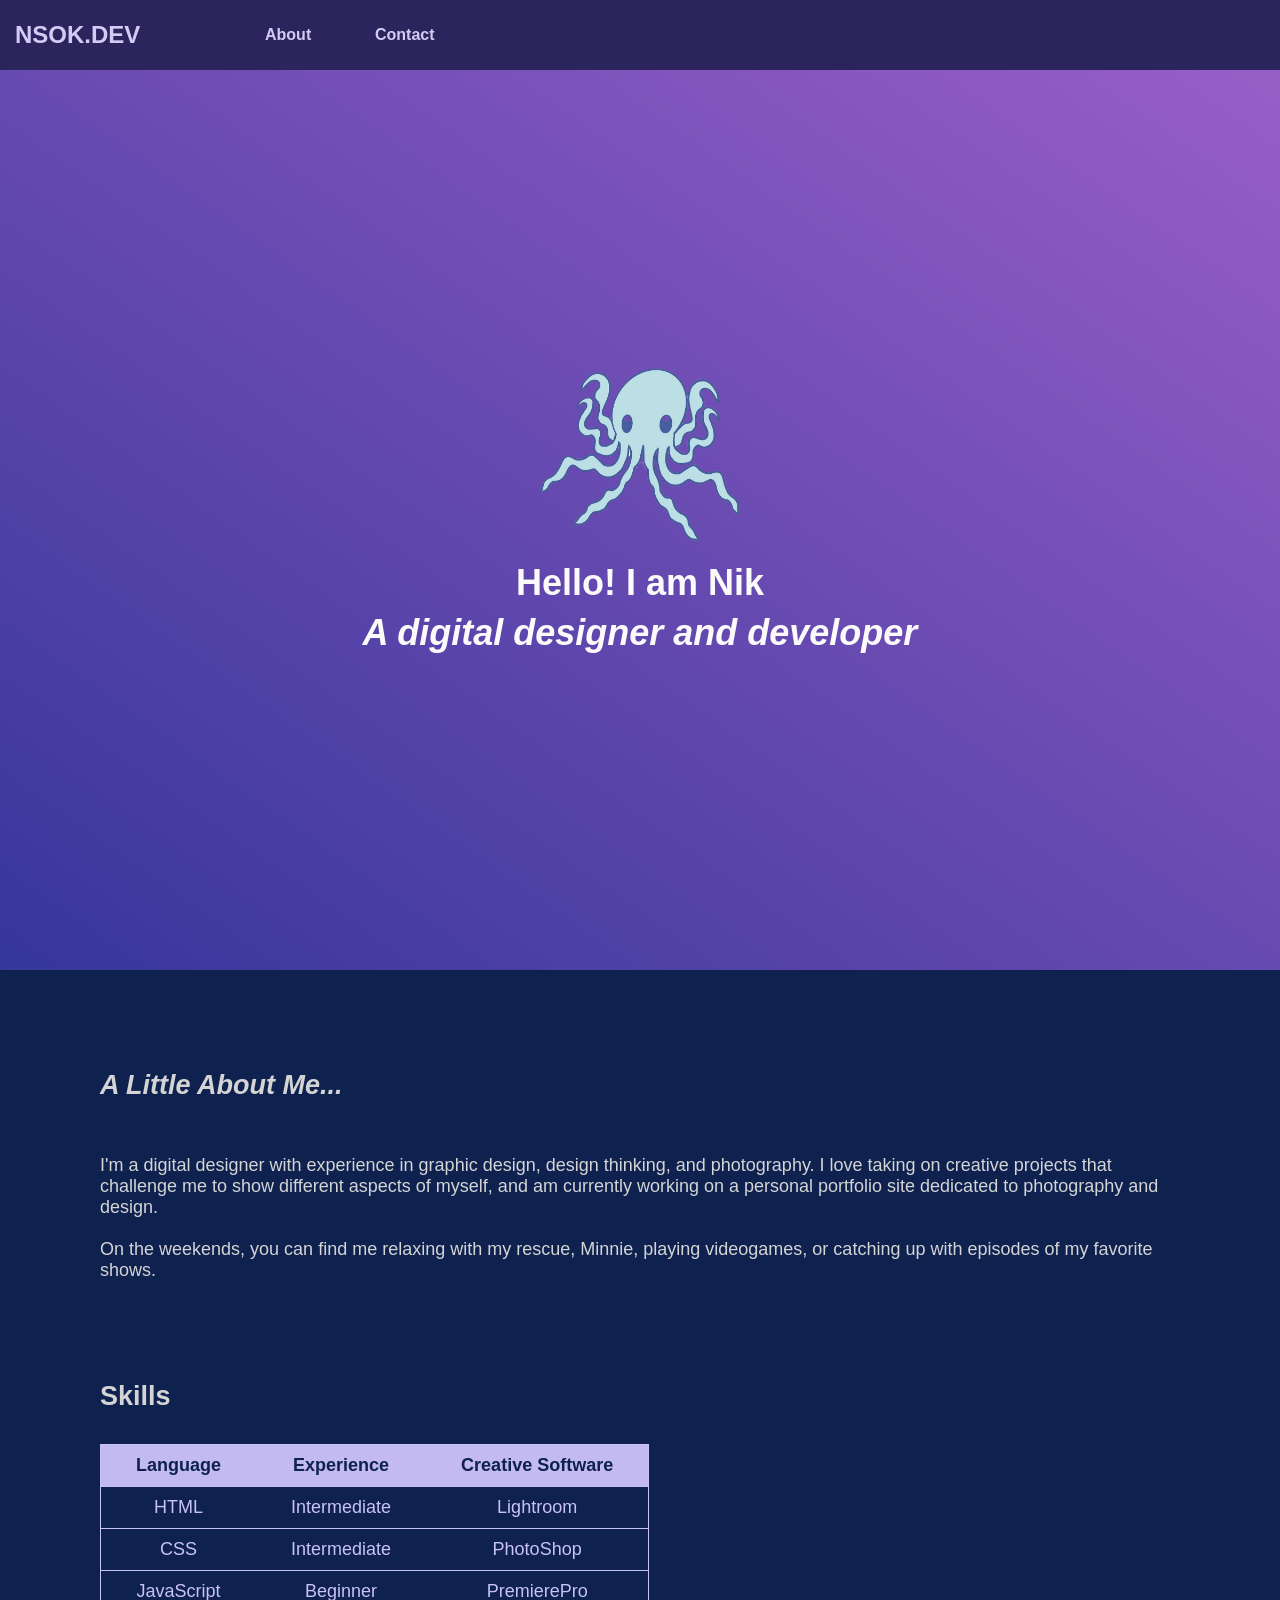
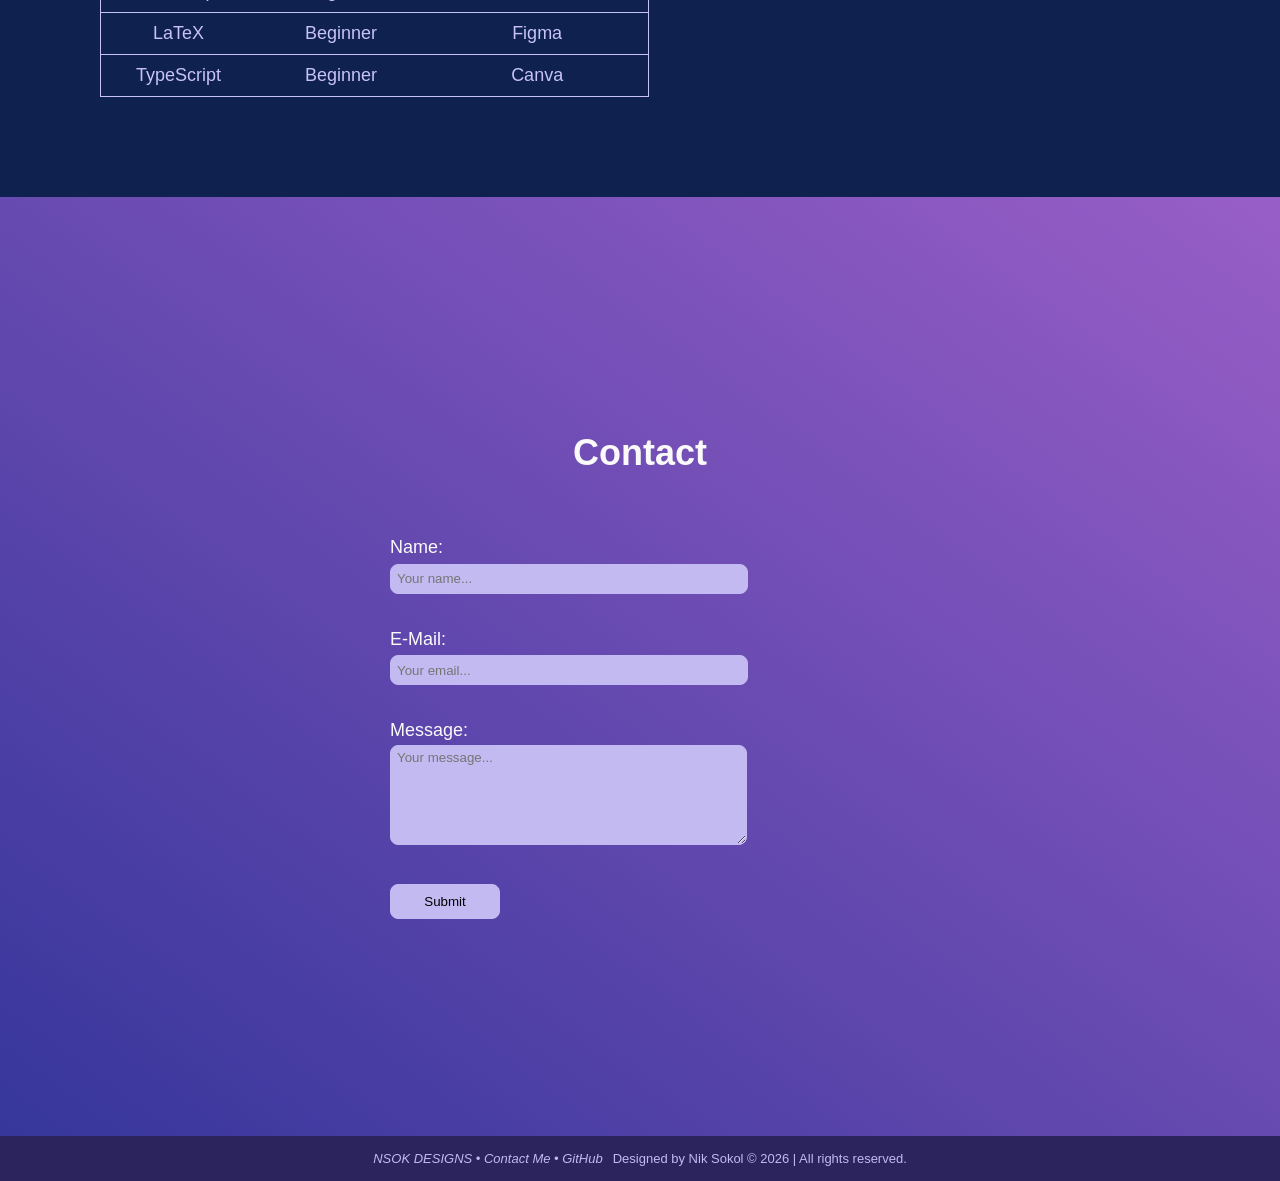
<file: index.html>
<!DOCTYPE html>
<html lang="en">
<head>
    <meta charset="UTF-8">
    <meta name="viewport" content="width=device-width, initial-scale=1.0">
    <title>NSOK.DEV</title>
    <link rel="stylesheet" type=text/css href="styles.css">
    <link rel="icon" type="image/x-icon" href="images/favicon.ico">
</head>

<body>
     <!--Start of Nav-->
    <nav class="navbar">
             <ul class="nav-left">
                  <li><a href="index.html" class="header-nav">NSOK.DEV</a></li>
            </ul>
            <ul class="nav-right">
                <li><a href="about.html#about-page">About</a></li> 
                <li><a href="index.html#contact-section" rel="noopener noreferrer">Contact</a></li>
            </ul>
    </nav>
    <!--End of Nav-->
    <!--Start of Header Section-->
    <section class="header-section">
        <header>
            <img src="images/kraken-digital.png" width="200" alt="Sky blue kraken"> <!--&w=500 separates i and d-->
            <h1>Hello! I am Nik</h1>
            <h2><i>A digital designer and developer</i></h2> <!--use css to make it h3 size-->
        </header>
    </section>
    <!--End of Header Section-->
    <!--Start of About Section-->
    <div class="container">
        <section class="about-section">
            <h2><em>A Little About Me...</em></h2>
                <p class="headline"> 
                I'm a digital designer with experience in graphic design, design thinking, and photography. I love taking on creative projects that challenge me to show different aspects of myself, and am currently working on a personal portfolio site dedicated to photography and design.

                <br><br>On the weekends, you can find me relaxing with my rescue, Minnie, playing videogames, or catching up with episodes of my favorite shows.</p>
        
        </section>
    <!--End of About Section-->
    <!--Skill Proficiency Table-->
        <section class="skills-section">
                <h2>Skills</h2>
                <table border="0">
                    <tr>
                        <th>Language</th>
                        <th>Experience</th>
                        <th>Creative Software</th>
                    </tr>
                    <tr>
                        <td>HTML</td>
                        <td>Intermediate</td>
                        <td>Lightroom</td>
                    </tr>
                    <tr>
                        <td>CSS</td>
                        <td>Intermediate</td>
                        <td>PhotoShop</td>
                    </tr>
                    <tr>
                        <td>JavaScript</td>
                        <td>Beginner</td>
                        <td>PremierePro</td>
                    </tr>
                    <tr>
                        <td>LaTeX</td>
                        <td>Beginner</td>
                        <td>Figma</td>
                    </tr>
                    <tr>
                        <td>TypeScript</td>
                        <td>Beginner</td>
                        <td>Canva</td>
                    </tr>
            </table>
    </section>
    </div>
 
    <!--Contact Form-->
    <section class="contact-section">
            <h2>Contact</h2>
            <form action="/submit" method="get">
                <label for="name">Name:</label><br>
                <input type="text" id="name" name="name" placeholder="Your name..." required> <br><br>
                <label for="email">E-Mail:</label><br>
                <input type="email" id="email" name="email" placeholder="Your email..." required> <br><br>
                <label for="message">Message:</label><br>
                <textarea id="message" name="message" rows="5" cols="16" placeholder="Your message..."></textarea><br><br>
                <input type="submit" value="Submit">
            </form>
    </section>

    <!--Footer-->
    <footer>
        <address>
            <a href="https://nsokdesigns.com" target="_blank" rel="noopener noreferrer">NSOK DESIGNS</a> &bull;
            <a href="mailto:sokoln12@gmail.com" target="_blank">Contact Me</a> &bull;
            <a href="https://www.github.com/nsok1007" target="_blank">GitHub</a>
        </address>
        <p class="copyright">Designed by Nik Sokol © 2026 | All rights reserved.</p>
        </footer>    
</body>
</html>
</file>
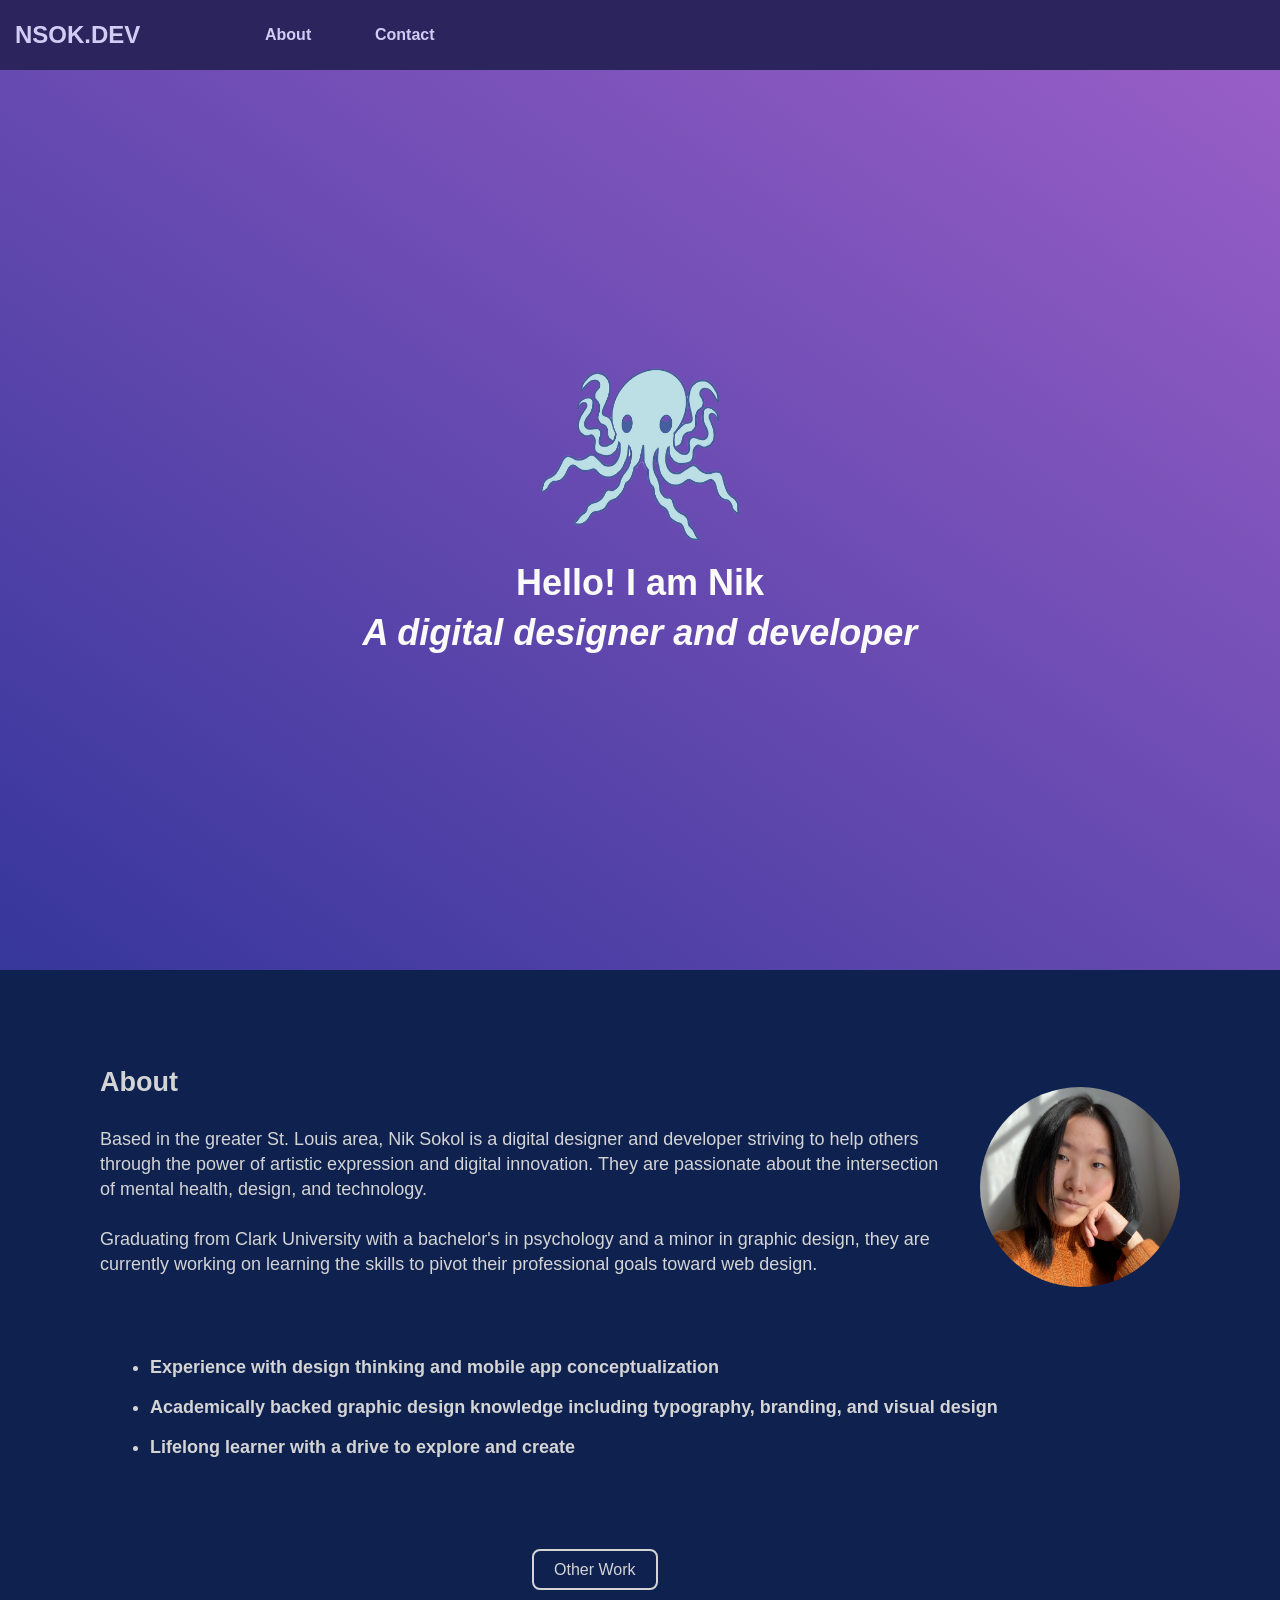
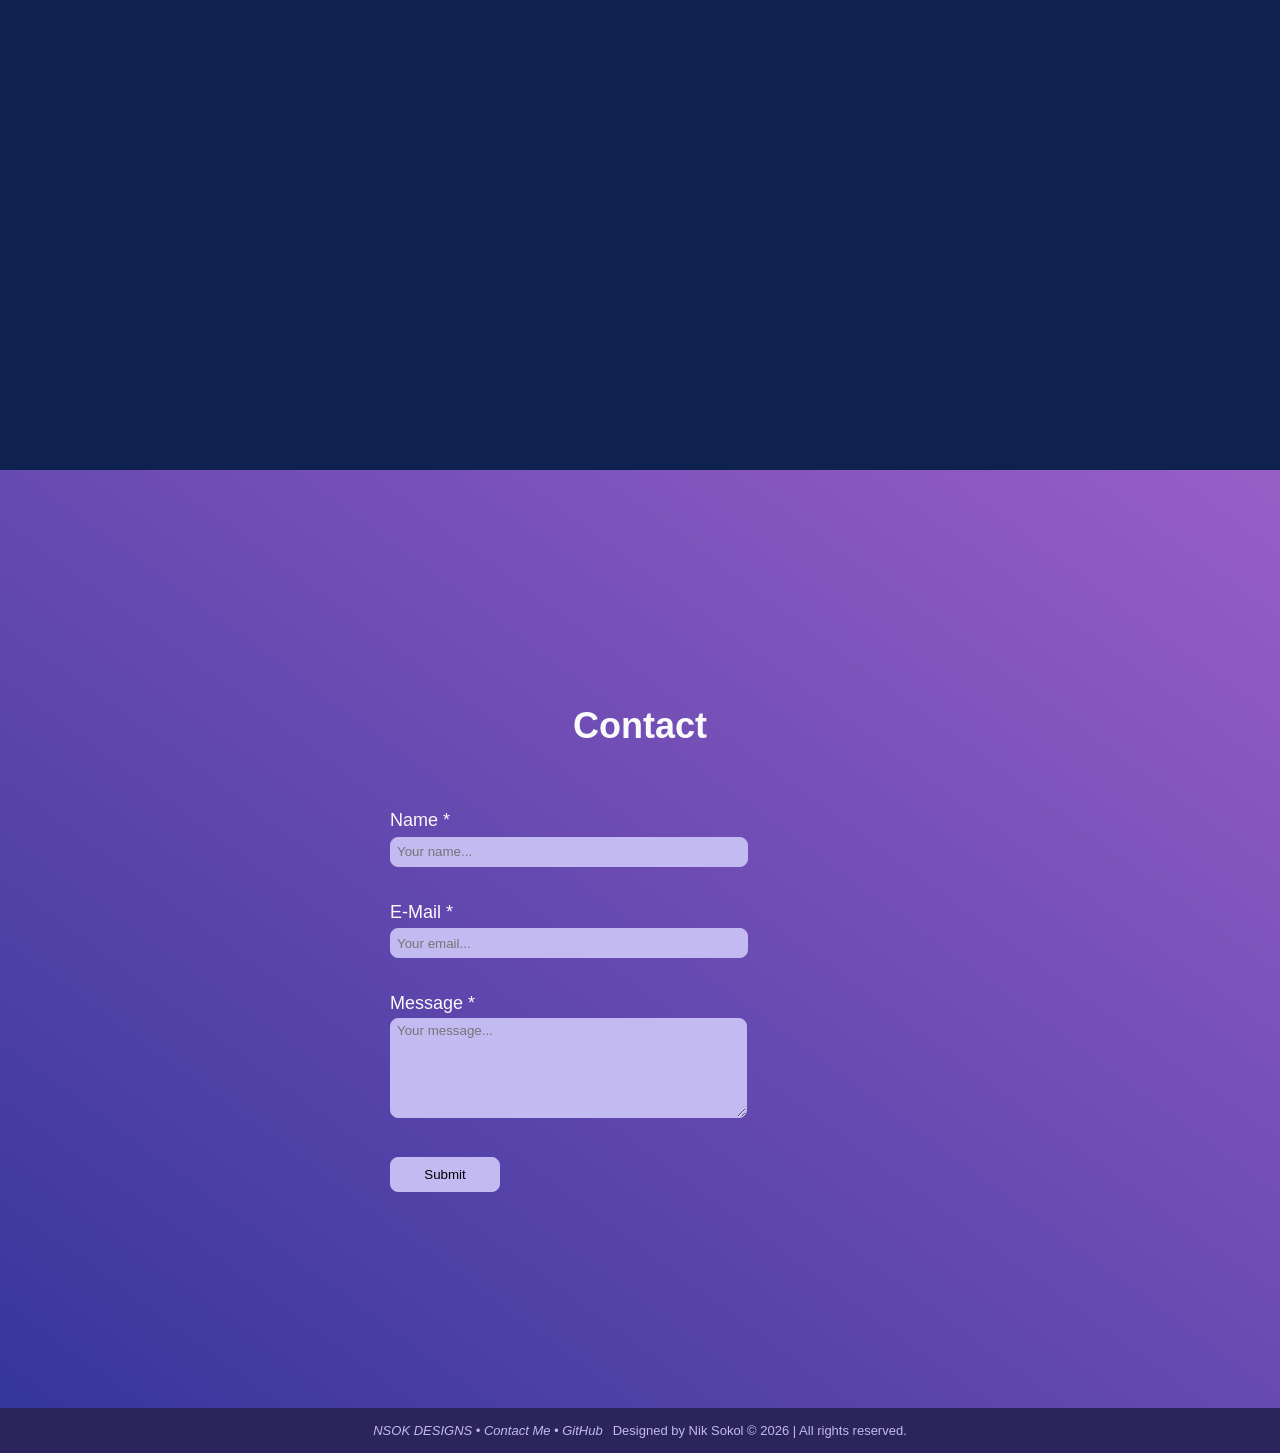
<file: about.html>
<!DOCTYPE html>
<html lang="en">
<head>
    <meta charset="UTF-8">
    <meta name="viewport" content="width=device-width, initial-scale=1.0">
    <title>About</title>
    <link rel="stylesheet" type=text/css href="styles.css">
    <link rel="icon" type="image/x-icon" href="images/favicon.ico">
</head>

<body>
     <!--Start of Nav-->
    <nav class="navbar">
             <ul class="nav-left">
                  <li><a href="index.html" class="header-nav">NSOK.DEV</a></li>
            </ul>
            <ul class="nav-right">
                <li><a href="about.html#about-page">About</a></li> 
                <li><a href="about.html#contact-section" rel="noopener noreferrer">Contact</a></li>
            </ul>
    </nav>
    <!--End of Nav-->
    <!--Start of Header Section-->
    <section class="header-section">
        <header>
            <img src="images/kraken-digital.png" width="200" alt="Sky blue kraken"> <!--&w=500 separates i and d-->
            <h1>Hello! I am Nik</h1>
            <h2><i>A digital designer and developer</i></h2> <!--use css to make it h3 size-->
        </header>
    </section>
    <!--End of Header Section-->
    <!--Start of About Section-->
        <section class="about-page">
            <h2>About</h2>
            <img id="profile-pic" src="images/IMG_E1835.jpg" width="200" alt="Self-Portrait of Nik">
                <p> Based in the greater St. Louis area, Nik Sokol is a digital designer and developer striving to help others through the power of artistic expression and digital innovation. They are passionate about the intersection of mental health, design, and technology. 
                <br><br>Graduating from Clark University with a bachelor's in psychology and a minor in graphic design, they are currently working on learning the skills to pivot their professional goals toward web design.</p><br><br>
            <ul>
                <li>Experience with design thinking and mobile app conceptualization</li>
                <li>Academically backed graphic design knowledge including typography, branding, and visual design</li>
                <li>Lifelong learner with a drive to explore and create</li>
            </ul>
            <br><br>
            <a href="https://nsokdesigns.com" class="button-link" target="_blank">Other Work</a>
        </section>

 <!--Contact Form-->
    <section class="contact-section">
            <h2>Contact</h2>
            <form action="/submit" method="get">
                <label for="name">Name *</label><br>
                <input type="text" id="name" name="name" placeholder="Your name..." required> <br><br>
                <label for="email">E-Mail *</label><br>
                <input type="email" id="email" name="email" placeholder="Your email..." required> <br><br>
                <label for="message">Message *</label><br>
                <textarea id="message" name="message" placeholder="Your message..." required></textarea><br><br>
                <input type="submit" value="Submit">
            </form>
    </section>

    <!--Footer-->
    <footer>
        <address>
            <a href="https://nsokdesigns.com" target="_blank" rel="noopener noreferrer">NSOK DESIGNS</a> &bull;
            <a href="mailto:sokoln12@gmail.com" target="_blank">Contact Me</a> &bull;
            <a href="https://www.github.com/nsok1007" target="_blank">GitHub</a>
        </address>
        <p class="copyright">Designed by Nik Sokol © 2026 | All rights reserved.</p>
        </footer>    
</body>
</html>
</file>
<file: styles.css>
:root{
--font-color1: #ffffff;
--fonts-1: arial, sans-serif;
}
*{
    margin: 0;
    padding: 0;
    box-sizing: inherit;
}
a{
    color: #d2ccf5;
    text-align: justify;
    text-decoration: none;
    font-family: var(--fonts-1);
}

.navbar{
    background: #2c245d;
    padding: 15px;
    display: flex;
    justify-content: flex-start;
    gap: 100px;
}
nav ul{
    list-style-type: none;
    margin-right: 90px;
    padding: 0;
    display: flex;
    justify-content: flex-start;
    position: static;
    gap: 50px;
}

.nav-left li{
    float: right;
    font-size: x-large;
}

.nav-right li{
    float: left;
    display: flex;
    justify-content: flex-end;
    position: relative;
    bottom: auto;
    vertical-align: auto;
}

nav a{
    color: d2ccf5;
    display: block;
    width: 60px;
}

nav a:hover{
    color: #ffffff;
}

.header-section{
    font-family: var(--fonts-1);
    display: flex;
    flex-direction: column;
    justify-content: center;
    align-items: center;
    text-align: center;
    line-height: 50px;
    font-size: x-large;
    color: rgb(250, 250, 250);
    width: 100%;
    height: 100vh;
    background-image: linear-gradient(to top right, #000080c9, #7d34b8ca);
}

h2{
    padding-bottom: 3%;
}

.about-section{
    display: flexbox;
    flex-direction: column;
    float: left;
    font-family: var(--fonts-1);
    background-color:#0e214f;
    justify-content: center;
    padding: 100px;
    color:rgb(212, 212, 212);
    font-size: large;
    font-style: bolder;
    height: auto;
    width: auto;
}

.headline{
    font-family: var(--fonts-1);
    justify-content: left;
    padding-top: 2%;
    color: #d4d4d4;
    font-size: large;
    font-style: bolder;
}

.button-link{
    padding: 10px 20px;
    background-color: #0e214f; 
    border: 2px solid #d4d4d4;
    color: #d4d4d4; 
    border-radius: 8px;
    font-size: 16px;
    margin-left: 40%;
}

.button-link:hover{
    background-color:#d4d4d4;
    color:#0e214f;
}

.skills-section{
    display: flexbox;
    flex-direction: column;
    font-family: var(--fonts-1);
    background-color: #0e214f;
    justify-content: center;
    padding: 100px;
    color:rgb(212, 212, 212);
    font-size: large;
    font-style: large;
    height: auto;
    width: auto;
}
table{
    border: 1px solid;
    border-color: #c9c2fa;
    border-collapse: collapse;
}

th, td{
    padding: 10px 35px 10px 35px;
    text-align: center;
}

th{
    background-color:#c2baf1;
    border-bottom: 1px solid #c9c2fa;
    color:#0e214f;
}

td{
    border-bottom: 1px solid #c9c2fa;
    color:#c9c2fa;
}

ul{
    padding-top: 20px;
    padding-left: 50px;
    padding-bottom: 40px;
    line-height: 40px;
    font-weight: bold;
}
.contact-section{
    font-family: var(--fonts-1);
    display: flex;
    flex-direction: column;
    justify-content: center;
    align-items: center;
    text-align: center;
    padding-top: 3%;
    font-size: x-large;
    line-height: auto;
    color: rgb(250, 250, 250);
    width: 100%;
    height: 100vh;
    background-image: linear-gradient(to top right, #000080c9, #7d34b8ca);
}

form{
  text-align: left;
  font-size: large;
  font-weight: lighter;
  line-height: 30px;
  padding: 20px;
  width: 500px;
  height: 300;
}

input{
    text-align:left;
    width: 300px;
    height: 20px;
    padding-top: 4px;
    padding-bottom: 4px;
    padding-right: 50px;
    padding-left: 6px;
    border-radius: 8px;
    background-color: #c2baf1;
    border: 1px solid #c2baf1;
}

textarea{
    width: 300px;
    height: 90px;
    text-align: left;
    padding-right: 49px;
    padding-left: 6px;
    padding-top: 4px;
    padding-bottom: 4px;
    border-radius: 8px;
    background-color: #c2baf1;
    border: 1px solid #c2baf1;
    font-family:Arial, Helvetica, sans-serif;
}

input[type="submit"]{
    padding: 4px;
    width: 100px;
    height: 25px;
    text-align: center;
}

input[type="submit"]:hover{
    background-color:#ffffff;
    color:#000000;
}

.about-page{
    font-family: var(--fonts-1);
    background-color:#0e214f;
    justify-content: center;
    padding: 100px;
    color:rgb(212, 212, 212);
    font-size: large;
    font-style: bolder;
    line-height: 25px;
    height: 100vh;
    width: auto;
    
}

#profile-pic{
    float: right;
    width: 200px;
    height: 200px;
    margin-top: -40px;
    margin-left: 30px;
    border-radius: 50%;
    object-fit: cover;
}

address a{
    color:#c2baf1;
}

footer{
    background: #2c245d; 
    padding: 15px;
    display: flex;
    justify-content: center;
    gap: 10px;
    color: #c2baf1;
    font-family: var(--fonts-1);
    font-size: small;
}
</file>
